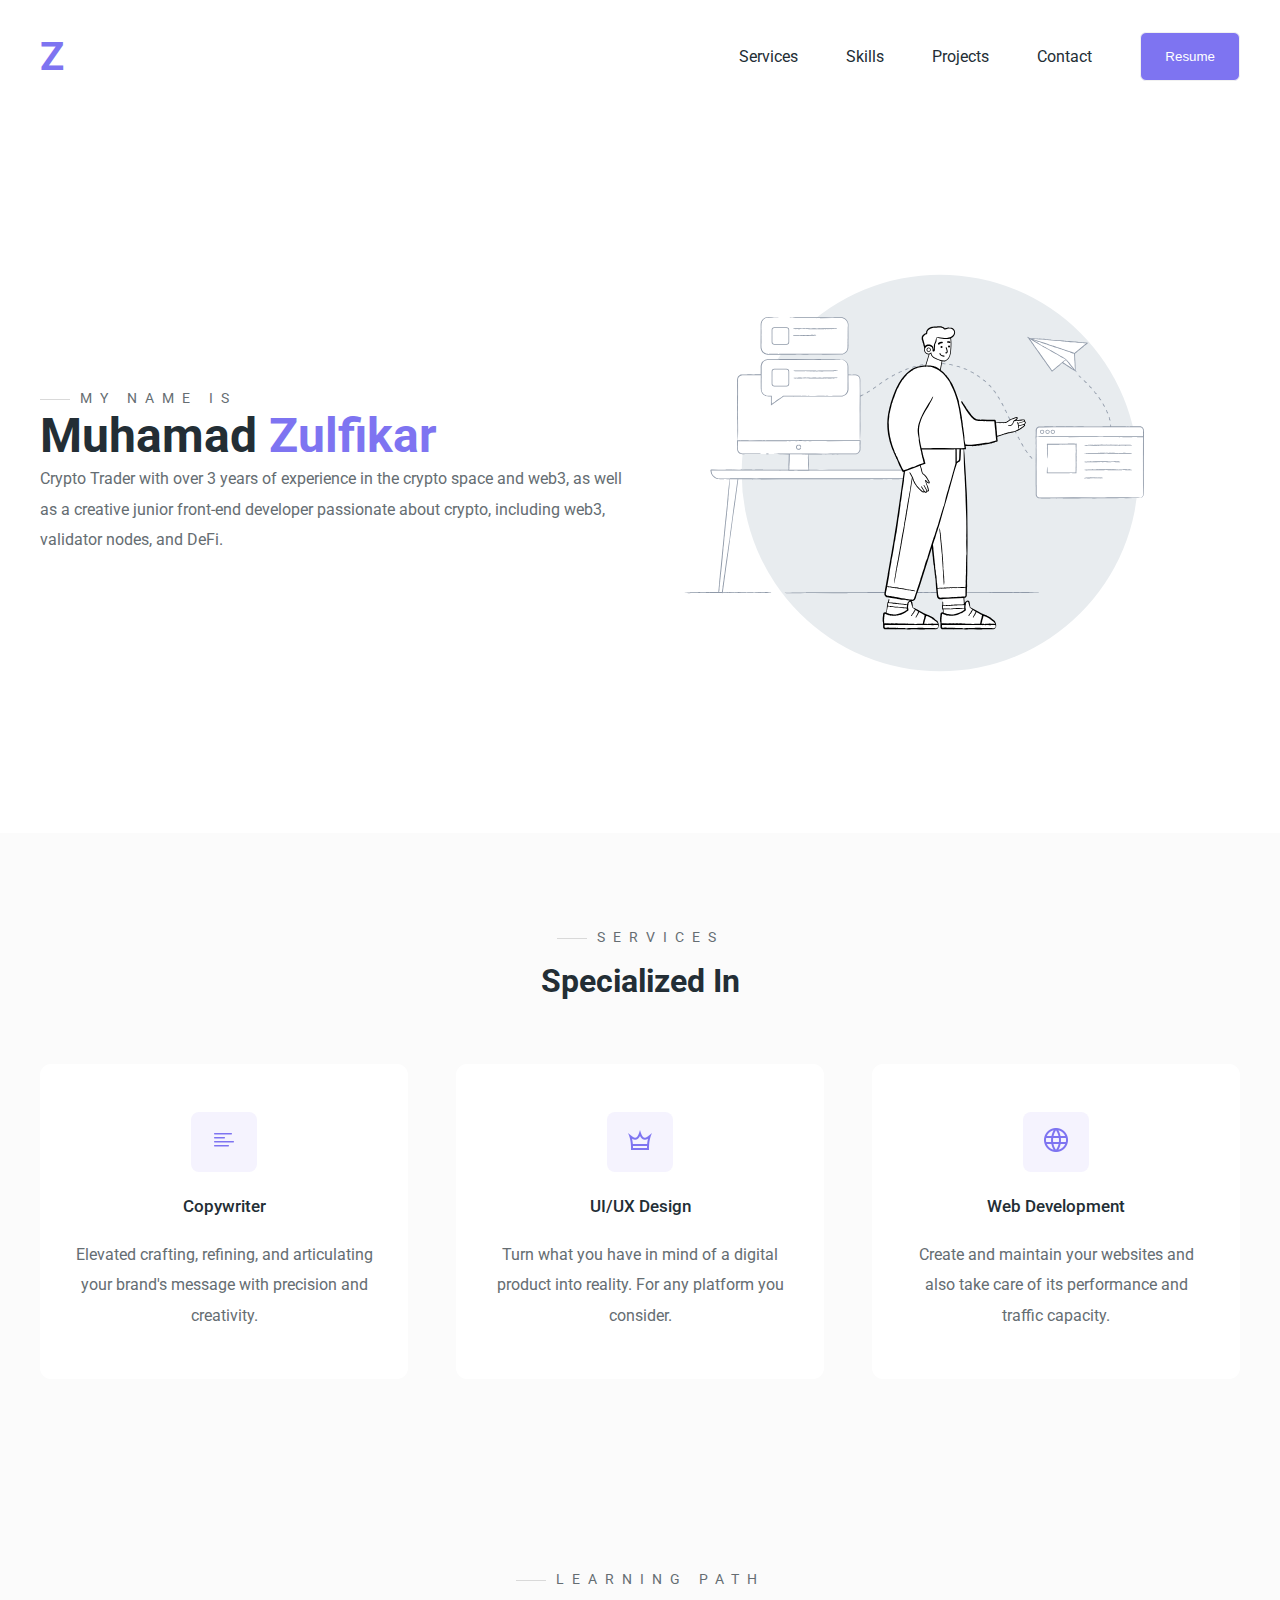
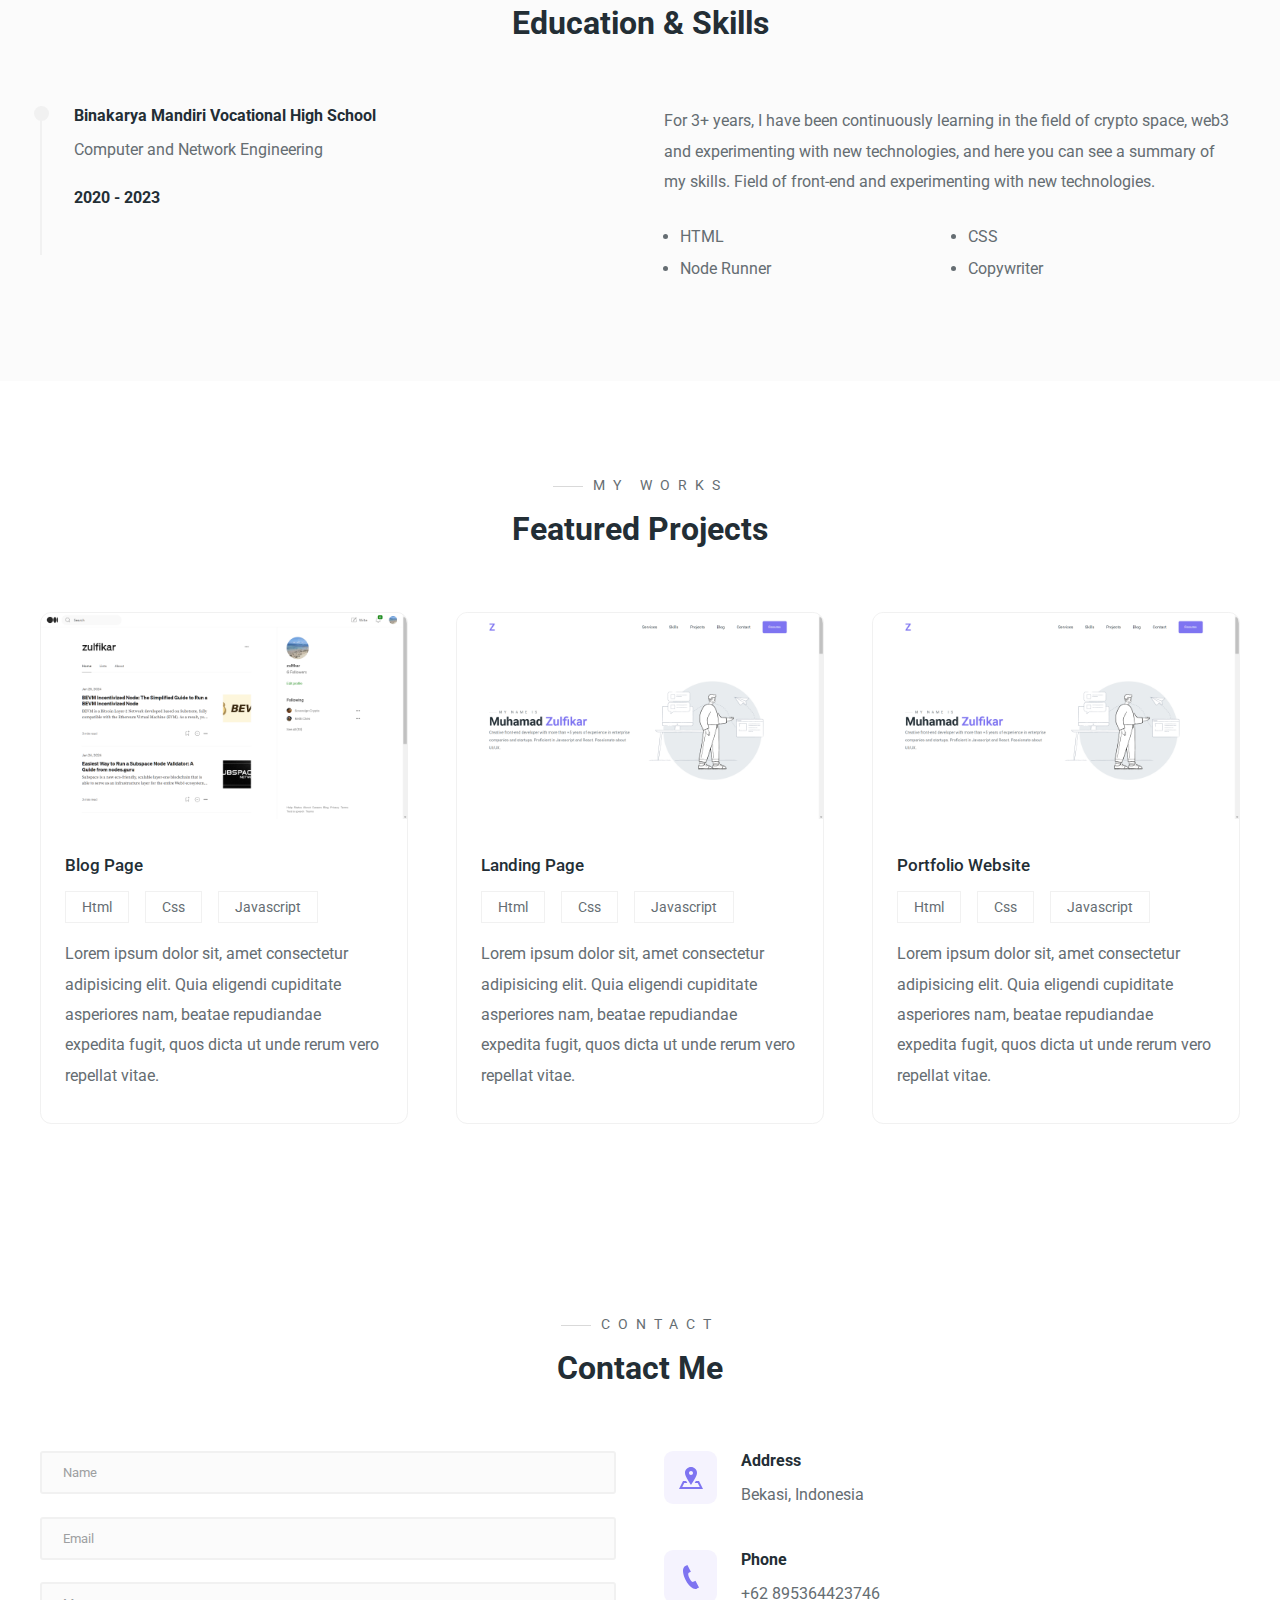
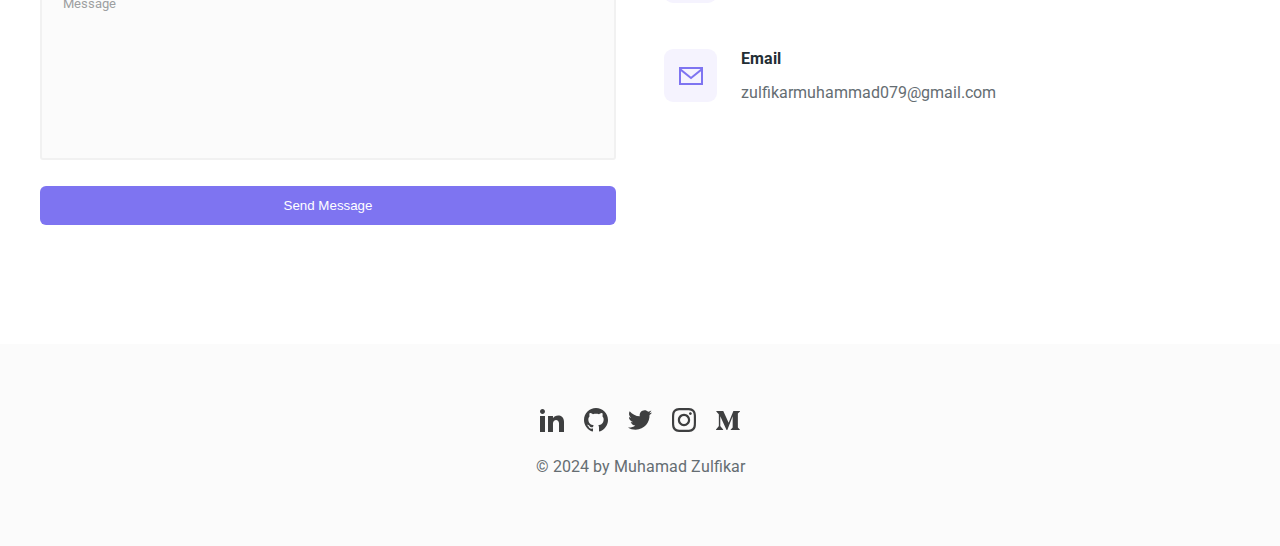
<file: index.html>
<!DOCTYPE html>
<html lang="en">
    <head>
        <meta charset="UTF-8" />
        <meta http-equiv="X-UA-Compatible" content="IE=edge" />
        <meta name="viewport" content="width=device-width", initial-scale="1." />
        <title>Muhamad Zulfikar</title>
        <link rel="stylesheet" href="./styles/style.css" />
        <link rel="stylesheet" href="./styles/responsive.css" />
    </head>

    <body>

        <!-- Header -->
        <header>
            <div class="main-container">
                <div class="nav">
                    <div class="logo">
                        <a href="/index.html">Z</a>
                    </div>

                    <nav>
                        <ul>
                            <li><a href="#services">Services</a></li>
                            <li><a href="#skills">Skills</a></li>
                            <li><a href="#portfolios">Projects</a></li>
                            <!-- <li><a href="#blogs">Blogs</a></li> -->
                            <li><a href="#contacts">Contact</a></li>
                            <li>
                                <a href="/resume.pdf" target="_blank">
                                    <button class="btn">Resume</button> 
                                </a>
                            </li>
                        </ul>
                    </nav>

                    <div class="burger">
                        <div class="line-1"></div>
                        <div class="line-2"></div>
                        <div class="line-3"></div>
                    </div>
                </div>

                <section id="hero">
                    <div class="hero-left">
                        <h3 class="pre-title">My name is</h3>
                        <h1 class="hero-name">Muhamad <span>Zulfikar</span></h1>
                        <p>
                            Crypto Trader with over 3 years of experience in the crypto space and web3, as well as a creative junior front-end developer passionate about crypto, including web3, validator nodes, and DeFi.
                        </p>
                    </div>
                    <div class="hero-right">
                        <img src="./images/hero.svg" alt="Person Standing" />
                    </div>
                </section>
            </div>
        </header>
        <!-- End Of Header -->

        <!-- Services -->
        <section id="services">
            <div class="services main-container">
                <h3 class="pre-title">Services</h3>
                <h1 class="section-title">Specialized In</h1>

                <div class="grid-3">
                    <!-- Service 1 -->
                    <div class="service">
                        <div class="service-icon">
                            <img src="images/service/copywriter.png" alt="service 1">
                        </div>
                        <h4>Copywriter</h4>
                        <p>
                            Elevated crafting, refining, and articulating your brand's message with precision and creativity.
                        </p>
                    </div>

                     <!-- Service 2 -->
                     <div class="service">
                        <div class="service-icon">
                            <img src="images/service/crown.png" alt="service 2">
                        </div>
                        <h4>UI/UX Design</h4>
                        <p>
                            Turn what you have in mind of a digital product into reality. For any platform you consider.
                        </p>
                    </div>

                     <!-- Service 3 -->
                     <div class="service">
                        <div class="service-icon">
                            <img src="images/service/globe.png" alt="service 3">
                        </div>
                        <h4>Web Development</h4>
                        <p>
                            Create and maintain your websites and also take care of its performance and traffic capacity.
                        </p>
                    </div>
                </div>
            </div>
        </section>
        <!-- End of Services -->

        <!-- Skills & Education -->
        <section id="skills">
            <div class="skills main-container">
                <h3 class="pre-title">Learning Path</h3>
                <h1 class="section-title">Education & Skills</h1>

                <div class="skills-grid">
                    <div class="skills-left">

                        <!-- Education 1 -->
                        <div class="education">
                            <div class="line">
                                <div></div>
                            </div>

                            <div class="education-info">
                                <h4 class="education-title">Binakarya Mandiri Vocational High School</h4>
                                <p>Computer and Network Engineering</p>
                                <h4 class="education-years">2020 - 2023</h4>
                            </div>
                        </div>

                        <!-- Education 2 -->
                        <!-- <div class="education">
                            <div class="line">
                                <div></div>
                            </div>

                            <div class="education-info">
                                <h4 class="education-title">Kingston University</h4>
                                <p>Master's Degree - Software Engineer</p>
                                <h4 class="education-years">2019 - 2023</h4>
                            </div>
                        </div> -->

                        <!-- Education 3 -->
                        <!-- <div class="education">
                            <div class="line">
                                <div></div>
                            </div>

                            <div class="education-info">
                                <h4 class="education-title">Kingston University</h4>
                                <p>Master's Degree - Software Engineer</p>
                                <h4 class="education-years">2019 - 2023</h4>
                            </div>
                        </div> -->
                    </div>
                    <div class="skills-right">
                        <p>
                            For 3+ years, I have been continuously learning in the field of crypto space, web3 and experimenting with new technologies, and here you can see a summary of my skills. Field of front-end and experimenting with new technologies.
                        </p>

                        <div class="skills-list">
                            <ul>
                                <li>HTML</li>
                                <li>Node Runner</li>
                                <!-- <li>React JS</li>
                                <li>Node JS</li>
                                <li>MongoDB</li>
                                <li>Vue JS</li> -->
                            </ul>

                            <ul>
                                <li>CSS</li>
                                <li>Copywriter</li>
                                <!-- <li>Typescript</li>
                                <li>Next JS</li>
                                <li>GraphQl</li>
                                <li>Angular JS</li> -->
                            </ul>
                        </div>
                    </div>
                </div>
            </div>
        </section>
        <!-- End of Skills & Education -->

        <!-- Portfolio -->
        <section id="portfolios">
            <div class="portfolios main-container">
                <h3 class="pre-title">My Works</h3>
                <h1 class="section-title">Featured Projects</h1>

                <div class="grid-3">
                    <!-- Portfolio 1 -->
                    <div class="portfolio">
                        <div class="portfolio-cover">
                            <a href="https://medium.com/@zulfikar_mu" class="portfolio-link">
                                <img src="./images/portfolios/medium.png" alt="Portfolio 1">
                            </a>
                        </div>

                        <div class="portfolio-info">
                            <div class="portfolio-title">
                                <a href="/blog.html" class="portfolio-link">
                                    <h4>Blog Page</h4>
                                </a>
                            </div>

                            <div class="portfolio-tags">
                                <div>Html</div>
                                <div>Css</div>
                                <div>Javascript</div>
                            </div>

                            <p>
                                Lorem ipsum dolor sit, amet consectetur adipisicing elit. Quia eligendi cupiditate asperiores nam, beatae repudiandae expedita fugit, quos dicta ut unde rerum vero repellat vitae.
                            </p>
                        </div>
                    </div>

                     <!-- Portfolio 2 -->
                     <div class="portfolio">
                        <div class="portfolio-cover">
                            <a href="/index.html" class="portfolio-link">
                                <img src="./images/portfolios/landing-page.png" alt="Portfolio 2">
                            </a>
                        </div>

                        <div class="portfolio-info">
                            <div class="portfolio-title">
                                <a href="/index.html" class="portfolio-link">
                                    <h4>Landing Page</h4>
                                </a>
                            </div>
                            <div class="portfolio-tags">
                                <div>Html</div>
                                <div>Css</div>
                                <div>Javascript</div>
                            </div>

                            <p>
                                Lorem ipsum dolor sit, amet consectetur adipisicing elit. Quia eligendi cupiditate asperiores nam, beatae repudiandae expedita fugit, quos dicta ut unde rerum vero repellat vitae.
                            </p>
                        </div>
                    </div>

                     <!-- Portfolio 3 -->
                     <div class="portfolio">
                        <div class="portfolio-cover">
                            <a href="/index.html" class="portfolio-link">
                                <img src="./images/portfolios/landing-page.png" alt="Portfolio 3">
                            </a>
                        </div>

                        <div class="portfolio-info">
                            <div class="portfolio-title">
                                <a href="/index.html" class="portfolio-link">
                                    <h4>Portfolio Website</h4>
                                </a>
                            </div>

                            <div class="portfolio-tags">
                                <div>Html</div>
                                <div>Css</div>
                                <div>Javascript</div>
                            </div>

                            <p>
                                Lorem ipsum dolor sit, amet consectetur adipisicing elit. Quia eligendi cupiditate asperiores nam, beatae repudiandae expedita fugit, quos dicta ut unde rerum vero repellat vitae.
                            </p>
                        </div>
                    </div>
                </div>
            </div>
        </section>
        <!-- End of Portfolio -->

        <!-- Blog Section -->
        <!-- <section id="blogs">
            <div class="blogs main-container">
                <h3 class="pre-title">My Blogs</h3>
                <h1 class="section-title">Recent Blogs</h1>

                <div class="grid-3"> -->
                    <!-- Blog Bevm -->
                    <!-- <div class="blog">
                        <div class="blog-cover">
                            <a href="https://medium.com/@zulfikar_mu/bevm-incentivized-node-the-simplified-guide-to-run-a-bevm-incentivized-node-bf71c8271257" target="_blank">
                                <img src="./images/blog/bevm_2-removebg-preview.png">
                            </a>
                        </div>
                        
                        <div class="blog-info">
                            <div class="blog-date">
                                <div>25 January 2024</div>
                            </div>
                            <div class="blog-title">
                                <a href="https://medium.com/@zulfikar_mu/bevm-incentivized-node-the-simplified-guide-to-run-a-bevm-incentivized-node-bf71c8271257" target="_blank">
                                    <h4>BEVM Incentivized Node: The Simplified Guide to Run a BEVM Incentivized Node</h4>
                                </a>
                            </div>
                            <p>
                                BEVM is a Bitcoin Layer-2 Network developed based on Substrate, fully compatible with the Ethereum Virtual Machine (EVM). As a result, you can engage in comprehensive interactions with BEVM using the Ethereum API and Substrate API.
                            </p>
                        </div>
                    </div> -->

                     <!-- Blog subspace -->
                    <!-- <div class="blog">
                        <div class="blog-cover">
                            <a href="https://medium.com/@zulfikar_mu/easiest-way-to-run-a-subspace-node-validator-a-guide-from-nodes-guru-6801d77c1f50" target="_blank">
                                <img src="./images/blog/subspace 3.jpg">
                            </a>
                        </div>
                        
                        <div class="blog-info">
                            <div class="blog-date">
                                <div>24 January 2024</div>
                            </div>
                            <div class="blog-title">
                                <a href="https://medium.com/@zulfikar_mu/easiest-way-to-run-a-subspace-node-validator-a-guide-from-nodes-guru-6801d77c1f50" target="_blank">
                                    <h4>Easiest Way to Run a Subspace Node Validator: A Guide from nodes.guru</h4>
                                </a>
                            </div>
                            <p>
                                Subspace is a new eco-friendly, scalable layer-one blockchain that is able to serve as an infrastructure layer for the entire Web3 ecosystem. From NFT based gaming and metaverses to cross-chain applications, Subspace brings smart storage at Internet scale. 
                            </p>
                        </div>
                    </div> -->

                     <!-- Blog Zora -->
                    <!-- <div class="blog">
                        <div class="blog-cover">
                            <a href="https://medium.com/@zulfikar_mu/become-a-zora-node-runner-a-tutorial-on-running-a-zora-node-60f1dbaf210e" target="_blank">
                                <img src="./images/blog/zora-removebg-preview.png">
                            </a>
                        </div>
                        
                        <div class="blog-info">
                            <div class="blog-date">
                                <div>20 January 2024</div>
                            </div>
                            <div class="blog-title">
                                <a href="https://medium.com/@zulfikar_mu/become-a-zora-node-runner-a-tutorial-on-running-a-zora-node-60f1dbaf210e" target="_blank">
                                    <h4>Become a Zora Node Runner: A Tutorial on Running a Zora Node</h4>
                                </a>
                            </div>
                            <p>
                                Zora has raised a total of $60M in funding over 3 rounds. Their latest funding was raised on May 5, 2022 from a Seed round. Zora is funded by 10 investors. Kindred Ventures and Coinbase Ventures are the most recent investors. 
                            </p>
                        </div>
                    </div> -->
                <!-- </div>
            </div>
        </section> -->
        <!-- End of Blog Section -->

        <!-- Contact -->
        <section id="contacts">
            <div class="contacts-main">
                <h3 class="pre-title">Contact</h3>
                <h1 class="section-title">Contact Me</h1>

                <div class="contact main-container">
                    <div class="contact-left">
                        <form class="contact-form" action="https://formspree.io/f/mgegovnv" method="POST">
                            <div>
                                <input type="text" placeholder="Name" name="name">
                            </div>
                            <div>
                                <input type="email" placeholder="Email" name="email">
                            </div>
                            <div>
                                <textarea name="message" placeholder="Message" id="message" cols="30" rows="10"></textarea>
                            </div>
                            <div>
                                <button class="btn-submit">Send Message</button>
                            </div>
                        </form>
                    </div>
                    <div class="contact-right">
                        <!-- Contact Item 1 -->
                        <div class="contact-item">
                            <div class="contact-item-icon">
                                <svg xmlns="http://www.w3.org/2000/svg" width="24" height="24" viewBox="0 0 24 24"><path d="M12 1c-3.148 0-6 2.553-6 5.702 0 3.148 2.602 6.907 6 12.298 3.398-5.391 6-9.15 6-12.298 0-3.149-2.851-5.702-6-5.702zm0 8c-1.105 0-2-.895-2-2s.895-2 2-2 2 .895 2 2-.895 2-2 2zm12 14h-24l4-8h3.135c.385.641.798 1.309 1.232 2h-3.131l-2 4h17.527l-2-4h-3.131c.435-.691.848-1.359 1.232-2h3.136l4 8z"/></svg>
                            </div>
                            <div class="contact-item-detail">
                                <h4>Address</h4>
                                <p>Bekasi, Indonesia</p>
                            </div>
                        </div>
    
                        <!-- Contact Item 2 -->
                        <div class="contact-item">
                            <div class="contact-item-icon">
                                <svg xmlns="http://www.w3.org/2000/svg" width="24" height="24" viewBox="0 0 24 24"><path d="M20 22.621l-3.521-6.795c-.008.004-1.974.97-2.064 1.011-2.24 1.086-6.799-7.82-4.609-8.994l2.083-1.026-3.493-6.817-2.106 1.039c-7.202 3.755 4.233 25.982 11.6 22.615.121-.055 2.102-1.029 2.11-1.033z"/></svg>
                            </div>
                            <div class="contact-item-detail">
                                <h4>Phone</h4>
                                <p>+62 895364423746</p>
                            </div>
                        </div>
    
                        <!-- Contact Item 3 -->
                        <div class="contact-item">
                            <div class="contact-item-icon">
                                <svg xmlns="http://www.w3.org/2000/svg" width="24" height="24" viewBox="0 0 24 24"><path d="M0 3v18h24v-18h-24zm21.518 2l-9.518 7.713-9.518-7.713h19.036zm-19.518 14v-11.817l10 8.104 10-8.104v11.817h-20z"/></svg>
                            </div>
                            <div class="contact-item-detail">
                                <h4>Email</h4>
                                <p>zulfikarmuhammad079@gmail.com</p>
                            </div>
                        </div>
                    </div>
                </div>
            </div>
        </section>
        <!-- End of Contact -->

        <!-- Footer -->
        <footer>
            <div class="footer-icons">
                <a href="https://www.linkedin.com/in/muzulfikar" target="_blank">
                    <svg xmlns="http://www.w3.org/2000/svg" width="24" height="24" viewBox="0 0 24 24"><path d="M4.98 3.5c0 1.381-1.11 2.5-2.48 2.5s-2.48-1.119-2.48-2.5c0-1.38 1.11-2.5 2.48-2.5s2.48 1.12 2.48 2.5zm.02 4.5h-5v16h5v-16zm7.982 0h-4.968v16h4.969v-8.399c0-4.67 6.029-5.052 6.029 0v8.399h4.988v-10.131c0-7.88-8.922-7.593-11.018-3.714v-2.155z"/></svg>
                </a>
                <a href="https://github.com/zulfikarmu" target="_blank">
                    <svg xmlns="http://www.w3.org/2000/svg" width="24" height="24" viewBox="0 0 24 24"><path d="M12 0c-6.626 0-12 5.373-12 12 0 5.302 3.438 9.8 8.207 11.387.599.111.793-.261.793-.577v-2.234c-3.338.726-4.033-1.416-4.033-1.416-.546-1.387-1.333-1.756-1.333-1.756-1.089-.745.083-.729.083-.729 1.205.084 1.839 1.237 1.839 1.237 1.07 1.834 2.807 1.304 3.492.997.107-.775.418-1.305.762-1.604-2.665-.305-5.467-1.334-5.467-5.931 0-1.311.469-2.381 1.236-3.221-.124-.303-.535-1.524.117-3.176 0 0 1.008-.322 3.301 1.23.957-.266 1.983-.399 3.003-.404 1.02.005 2.047.138 3.006.404 2.291-1.552 3.297-1.23 3.297-1.23.653 1.653.242 2.874.118 3.176.77.84 1.235 1.911 1.235 3.221 0 4.609-2.807 5.624-5.479 5.921.43.372.823 1.102.823 2.222v3.293c0 .319.192.694.801.576 4.765-1.589 8.199-6.086 8.199-11.386 0-6.627-5.373-12-12-12z"/></svg>
                </a>
                <a href="https://twitter.com/zulfikar_mu" target="_blank">
                    <svg xmlns="http://www.w3.org/2000/svg" width="24" height="24" viewBox="0 0 24 24"><path d="M24 4.557c-.883.392-1.832.656-2.828.775 1.017-.609 1.798-1.574 2.165-2.724-.951.564-2.005.974-3.127 1.195-.897-.957-2.178-1.555-3.594-1.555-3.179 0-5.515 2.966-4.797 6.045-4.091-.205-7.719-2.165-10.148-5.144-1.29 2.213-.669 5.108 1.523 6.574-.806-.026-1.566-.247-2.229-.616-.054 2.281 1.581 4.415 3.949 4.89-.693.188-1.452.232-2.224.084.626 1.956 2.444 3.379 4.6 3.419-2.07 1.623-4.678 2.348-7.29 2.04 2.179 1.397 4.768 2.212 7.548 2.212 9.142 0 14.307-7.721 13.995-14.646.962-.695 1.797-1.562 2.457-2.549z"/></svg>
                </a>
                <a href="https://www.instagram.com/zulfikar_mu" target="_blank">
                    <svg xmlns="http://www.w3.org/2000/svg" width="24" height="24" viewBox="0 0 24 24"><path d="M12 2.163c3.204 0 3.584.012 4.85.07 3.252.148 4.771 1.691 4.919 4.919.058 1.265.069 1.645.069 4.849 0 3.205-.012 3.584-.069 4.849-.149 3.225-1.664 4.771-4.919 4.919-1.266.058-1.644.07-4.85.07-3.204 0-3.584-.012-4.849-.07-3.26-.149-4.771-1.699-4.919-4.92-.058-1.265-.07-1.644-.07-4.849 0-3.204.013-3.583.07-4.849.149-3.227 1.664-4.771 4.919-4.919 1.266-.057 1.645-.069 4.849-.069zm0-2.163c-3.259 0-3.667.014-4.947.072-4.358.2-6.78 2.618-6.98 6.98-.059 1.281-.073 1.689-.073 4.948 0 3.259.014 3.668.072 4.948.2 4.358 2.618 6.78 6.98 6.98 1.281.058 1.689.072 4.948.072 3.259 0 3.668-.014 4.948-.072 4.354-.2 6.782-2.618 6.979-6.98.059-1.28.073-1.689.073-4.948 0-3.259-.014-3.667-.072-4.947-.196-4.354-2.617-6.78-6.979-6.98-1.281-.059-1.69-.073-4.949-.073zm0 5.838c-3.403 0-6.162 2.759-6.162 6.162s2.759 6.163 6.162 6.163 6.162-2.759 6.162-6.163c0-3.403-2.759-6.162-6.162-6.162zm0 10.162c-2.209 0-4-1.79-4-4 0-2.209 1.791-4 4-4s4 1.791 4 4c0 2.21-1.791 4-4 4zm6.406-11.845c-.796 0-1.441.645-1.441 1.44s.645 1.44 1.441 1.44c.795 0 1.439-.645 1.439-1.44s-.644-1.44-1.439-1.44z"/></svg>
                </a>
                <a href="https://medium.com/@zulfikar_mu" target="_blank">
                    <svg width="24" height="24" xmlns="http://www.w3.org/2000/svg" fill-rule="evenodd" clip-rule="evenodd"><path d="M2.846 6.887c.03-.295-.083-.586-.303-.784l-2.24-2.7v-.403h6.958l5.378 11.795 4.728-11.795h6.633v.403l-1.916 1.837c-.165.126-.247.333-.213.538v13.498c-.034.204.048.411.213.537l1.871 1.837v.403h-9.412v-.403l1.939-1.882c.19-.19.19-.246.19-.537v-10.91l-5.389 13.688h-.728l-6.275-13.688v9.174c-.052.385.076.774.347 1.052l2.521 3.058v.404h-7.148v-.404l2.521-3.058c.27-.279.39-.67.325-1.052v-10.608z"/></svg>
                </a>
            </div>
            <p>&#169 2024 by Muhamad Zulfikar</p>
        </footer>
        <!-- End of Footer -->

        <script src="scripts/main.js"></script>
    </body>
</html>
</file>
<file: styles/style.css>
@import url('https://fonts.googleapis.com/css2?family=Roboto:wght@400;500;700;900&display=swap');

:root {
    --primaryTextColor: #232e35;
    --secondaryTextColor: #656d72;

    --borderColor: #f1f1f1;
    --lineColor: #d9d9d9;

    --primaryBackgroundColor: #fff;
    --secondaryBackgroundColor: #fbfbfb;    
    --thridBackgroundColor: #f5f3fe;

    --primaryIconColor: #7e74f1;
    --primaryIconColorHover: #5d51e8;

    --sectionPadding: 6rem 0;

    --itemBorderRadius: 0.7rem;
}

* {
    margin: 0;
    padding: 0;
    box-sizing: border-box;
}

body {
    font-family: "Roboto", sans-serif;
}

h1,
h2,
h3,
h4,
h5,
h6,
strong {
    color: var(--primaryTextColor);
}

p {
    font-size: 1rem;
    line-height: 1.9rem;
}

p,
span,
label,
input,
textarea,
li {
    color: var(--secondaryTextColor);
}

a {
    text-decoration: none;
}

.main-container {
    width: 1200px;
    margin: 0 auto;
}

@media screen and (max-width: 1200px) {
    .main-container {
        width: 90%;
    }
}

/* Buttons */
.btn {
    padding: 1rem 1.5rem;
    background-color: var(--primaryIconColor);
    color: #fff;
    border: 1.5px solid var(--borderColor);
    border-radius: 6px;
    cursor: pointer;
    transition: .2s ease-in-out;
}

.btn:hover {
    background: var(--primaryIconColorHover);
    box-shadow: rgba(0, 0, 0, 0.04) 0px 3px 5px;
}

/* Titles */
.section-title {
    margin: 1rem 0 4rem;
    font-size: 2rem;
    text-align: center;
}

.pre-title {
    text-transform: uppercase;
    letter-spacing: 0.5rem;
    color: var(--secondaryTextColor);
    position: relative;
    padding-left: 40px;
    width: fit-content;
    font-weight: 400;
    font-size: 0.9rem;
    text-align: center;
}

.pre-title::before {
    content: "";
    width: 30px;
    height: 1px;
    background: var(--lineColor);
    position: absolute;
    display: block;
    left: 0;
    top: 50%;
}

/* Layout */
.grid-3 {
    display: grid;
    grid-template-columns: repeat(auto-fit, minmax(250px, 1fr));
    gap: 3rem;
}

/* Logo and Navigations Menu */
.nav {
    display: flex;
    justify-content: space-between;
    padding: 2rem 0;
}

.nav ul {
    list-style: none;
    display: flex;
    gap: 3rem;
}

.logo {
    display: flex;
    align-items: center;
    font-weight: 700;
    font-size: 2rem;
}

.logo a {
    color: var(--primaryIconColor);
    font-size: 2.5rem;
}

.logo a:hover {
    color: var(--primaryIconColorHover);
}

nav ul li {
    display: flex;
    align-items: center;
}

nav ul li a {
    color: var(--primaryTextColor);
}

nav ul li a:hover {
    color: var(--primaryIconColorHover);
}

/*  Burger */
.burger div {
    width: 25px;
    height: 2px;
    background-color: #000;
    margin: 7px;
    transform: all 0.3s;
    z-index: 99;
}

.burger {
    display: none;
    z-index: 99;
    position: fixed;
    top: 33px;
    right: 35px;
}

/* Hero Section */
#hero {
    background-color: var(--primaryBackgroundColor);
    height: 720px;
    display: grid;
    grid-template-columns: 1fr 1fr;
    align-items: center;
}

.hero-name {
    font-size: 3rem;
    font-weight: 700;
    margin: 0.5rem 0 1 rem;
}

.hero-name span {
    color: var(--primaryIconColor);
}

.hero-right img {
    width: 90%;
}

.hero-right {
    display: flex;
    justify-content: center;
}

/* Services Section */
#services {
    background-color: var(--secondaryBackgroundColor);
    padding: var(--sectionPadding);
}

.services .pre-title {
    margin: 0 auto;
}

.service {
    padding: 3rem 2rem;
    text-align: center;
    background-color: var(--primaryBackgroundColor);
    border-radius: var(--itemBorderRadius);
}

.service h4 {
    margin: 1.5rem 0 ;
    font-weight: 500;
    font-size: 1.05rem;
}

.service-icon {
    background: var(--thridBackgroundColor);
    width: fit-content;
    margin: 0 auto;
    padding: 1rem 1.3rem;
    border-radius: 0.5rem;
}

/* .service-icon img {
    fill: var(--primaryIconColor);
} */

/* Skills & Education */
#skills {
    padding: var(--sectionPadding);
    background: var(--secondaryBackgroundColor);
}

.skills .pre-title {
    margin: 0 auto;
}

.skills-grid {
    display: grid;
    grid-template-columns: repeat(auto-fit, minmax(350px, 1fr));
    gap: 3rem;
}

.education {
    display: flex;
    gap: 2rem;
}

.education-line {
    padding: 0 0.7rem;
}

.education .line div {
    width: 2px;
    height: 100%;
    background: var(--borderColor);
    position: relative;
}

.education-info p {
    margin: 0.6rem 0 1.4rem;
}

.education-years {
    margin-bottom: 3rem;
}

/* The Dot on the Line */
.education .line div:before {
    content: "";
    width: 15px;
    height: 15px;
    background: var(--borderColor);
    border-radius: 50%;
    position: absolute;
    left: -6px;
}

.skills-list {
    display: grid;
    grid-template-columns: 1fr 1fr;
    margin-top: 1.5rem;
}

.skills-right ul {
    line-height: 2rem;
    padding: 0 1rem;
}

/* Portfolio Section*/
#portfolios {
    padding: var(--sectionPadding);
    background-color: var(--primaryBackgroundColor);
}

.portfolios .pre-title {
    margin: 0 auto;
}

.portfolio {
    border-radius: var(--itemBorderRadius);
    overflow: hidden;
    border: 1px solid var(--borderColor);
}

.portfolio:hover {
    box-shadow: 0 4px 8px 0 rgba(0, 0, 0, 0.2),
                0 6px 20px 0 rgba(0, 0, 0, 0.19);
}

.portfolio-cover img {
    width: 100%;
    height: 100%;
    object-fit: cover;
}

.portfolio-info {
    padding: 2rem 1.5rem;
}

.portfolio-title {
    display: flex;
    justify-content: space-between;
    align-items: center;
    grid-area: 1rem;
}

.portfolio h4 {
    font-weight: 500;
    font-size: 1.05rem;
}

.portfolio h4:hover {
    color: var(--primaryIconColorHover);
}

.portfolio-tags {
    display: flex;
    gap: 1rem;
    margin: 1rem 0;
}

.portfolio-tags div {
    font-size: .9rem;
    border: 1px solid var(--borderColor);
    padding: 0.4rem 1rem;
    color: var(--secondaryTextColor);
}

/* Contact Section */
#contacts {
    padding: var(--sectionPadding);
    background-color: var(--primaryBackgroundColor);
}

.contacts-main .pre-title {
    margin: 0 auto;
}

.contact {
    display: grid;
    grid-template-columns: repeat(auto-fit, minmax(350px, 1fr));
    gap: 3rem;
}

.contact-form div {
    margin-bottom: 1.4rem;
}

.contact-form input, 
.contact-form textarea {
    width: 100%;
    padding: .75rem 1.3rem;
    font-family: "Roboto", sans-serif;
    background-color: var(--secondaryBackgroundColor);
    border: 2.5px solid var(--borderColor);
    border-radius: 3px;
    resize: none;
}

.contact-form input::placeholder,
.contact-form textarea::placeholder {
    color: #9d9fa1;
}

.contact-form input:focus,
.contact-form textarea:focus {
    outline: none;
    border: 1.2px solid #7d7d7d;
}

.btn-submit {
    width: 100%;
    padding: .75rem 1.3rem;
    background-color: var(--primaryIconColor);
    color: #fff;
    border: none;
    border-radius: 6px;
    cursor: pointer;
    transition: 0.2s ease-in-out;
}

.btn-submit:hover {
    background: var(--primaryIconColorHover);
}

.contact-item {
    display: flex;
    gap: 1.5rem;
    margin-bottom: 2.5rem;
}

.contact-item-icon {
    background: var(--thridBackgroundColor);
    width: 53px;
    height: 53px;
    border-radius: 9px;
    display: flex;
    justify-content: center;
    align-items: center;
}

.contact-item-icon svg {
    fill: var(--primaryIconColor);
}

.contact-item-detail h4 {
    margin-bottom: 0.6rem;
}

/* Footer Section */
footer {
    padding: 4rem;
    background: var(--secondaryBackgroundColor);
    text-align: center;
}

.footer-icons {
    margin-bottom: 1rem;
}

.footer-icons a {
    margin: 0.5rem;
}

.footer-icons svg {
    fill: #3e3f40;
}

.footer-icons a:hover svg {
    fill: var(--primaryIconColorHover);
}

/* Blog Section */
#blogs {
    padding: var(--sectionPadding);
    background-color: var(--primaryBackgroundColor);
}

.blogs .pre-title {
    margin: 0 auto;
}

.blog {
    border-radius: var(--itemBorderRadius);
    overflow: hidden;
    border: 1px solid var(--borderColor);
}

.blog:hover {
    box-shadow: 0 4px 8px 0 rgba(0, 0, 0, 0.2),
                0 6px 20px 0 rgba(0, 0, 0, 0.19);
}

.blog-cover {
    height: 200px;
}

.blog-cover img {
    width: 100%;
    height: 100%;
    object-fit: scale-down;
}

.blog-info {
    padding: 2rem 1.5rem;
}

.blog-title {
    display: flex;
    justify-content: space-between;
    align-items: center;
    grid-area: 1rem;
}

.blog h4 {
    font-weight: 500;
    font-size: 1.2rem;
    margin: 0.5rem 0;
}

.blog h4:hover {
    color: var(--primaryIconColorHover);
}

.blog-title a {
    color: var(--primaryTextColor);
    transition: 0.2s ease-in-out;
}

.blog-title a:hover {
    fill: var(--primaryIconColorHover);
}

.blog-date {
    color: var(--secondaryTextColor);
    display: flex;
    gap: 1rem;
}
</file>
<file: styles/responsive.css>
@media screen and (max-width: 1000px) {
    p {
        font-size: 0.9rem;
        line-height: 1.8rem;
    }

    .grid-3 {
        gap: 1rem;
    }

    .skills-right ul li {
        font-size: 0.9rem;
    }
}

@media screen and (max-width: 825px) {
    /* Burger */
    .burger {
        display: block;
        cursor: pointer;
    }

    .toggle-burger .line-1 {
        transform: rotate(-45deg) translate(-5px, 7px);
    }

    .toggle-burger .line-2 {
        opacity: 0;
    }

    .toggle-burger .line-3 {
        transform: rotate(45deg) translate(-5px, -7px);
    }

    /* Navigation */
    nav {
        position: fixed;
        width: 50%;
        right: 0;
        top: 0;
        height: 100vh;
        flex-direction: column;
        background: var(--primaryBackgroundColor);
        border-left: 1px solid var(--borderColor);
        z-index: 9;
        transform: translateX(100%);
        transition: 0.3s ease-in-out;
    }

    nav ul {
        height: 100vh;
        align-items: center;
        flex-direction: column;
        justify-content: center;
    }

    .nav-active {
        transform: translateX(0);
    }

    :root {
        --sectionPadding: 4rem 0;
    }

    .section-title {
        font-size: 1.6rem;
        margin: 0.6rem 0 2.5rem;
    }

    .pre-title {
        font-size: 0.8rem;
    }

    /* Hero Section */
    #hero {
        grid-template-columns: 1fr;
        height: fit-content;
    }

    .hero-right {
        order: -1;
    }

    .hero-right img {
        width: 70%;
    }

    .hero-left {
        text-align: center;
        padding-bottom: 5rem;
    }

    .hero-left .pre-title {
        margin: 0 auto;
    }

    .hero-name {
        font-size: 2.3rem;
        margin-bottom: 0.5rem;
    }

    /* Skills Section */
    .skills-grid {
        gap: 1rem;
    }

    /* Footer section */
    footer {
        padding: 2rem 0;
    }

    
    /* Contacts Section */
    .contacts {
        margin: auto;
    }
}

@media screen and (max-width: 640px) {
    /* Titles */
    .section-title {
        font-size: 1.3rem;
    }

    .pre-title {
        font-size: 0.7rem;
    }

    /* Contacts Section */
    .contacts {
        margin: auto;
    }
}
</file>
